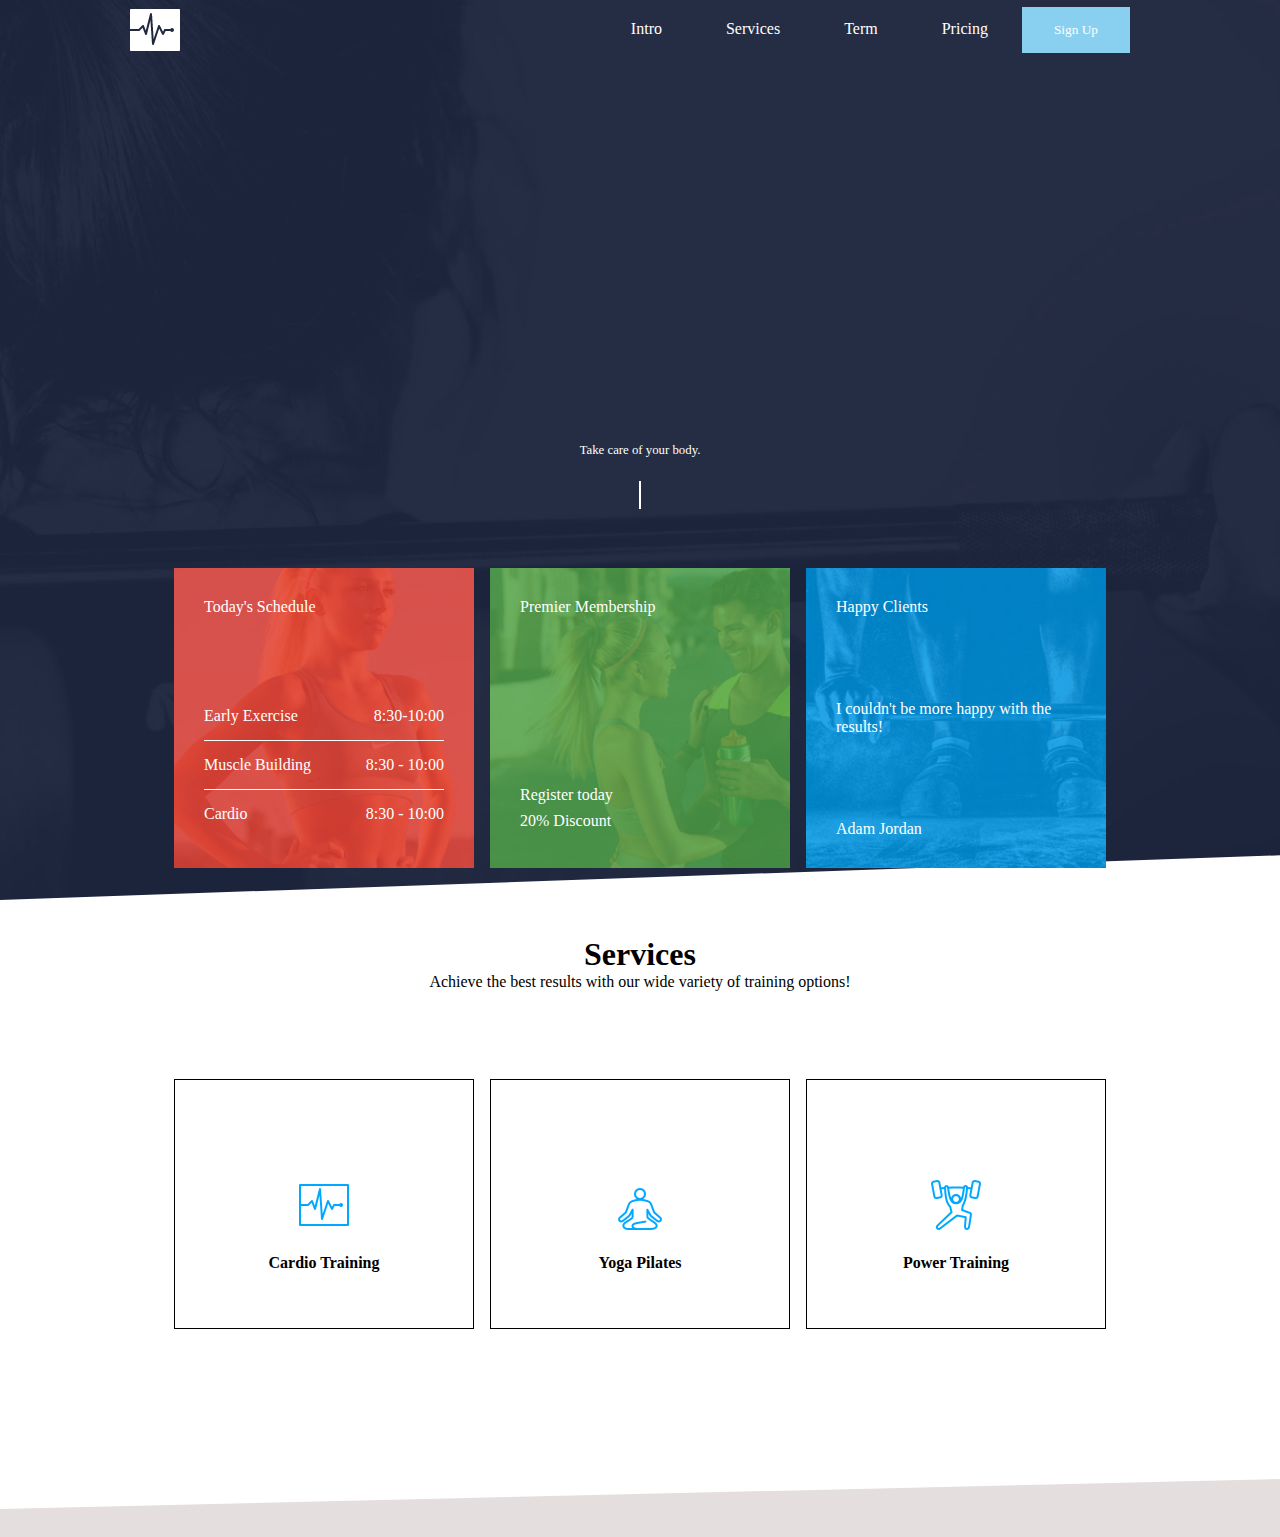
<file: index.html>
<!DOCTYPE html>
<html lang="en">
<head>
    <meta charset="UTF-8">
    <meta http-equiv="X-UA-Compatible" content="IE=edge">
    <meta name="viewport" content="width=device-width, initial-scale=1.0">
    <title>index</title>
    <link rel="stylesheet" href="header.css">
    <link rel="stylesheet" href="intro.css">
    <link rel="stylesheet" href="service.css">
    <link rel="stylesheet" href="footer.css">
    

</head>
<body>

<!-- landing page -->
    <header class="header">

        <nav id="navbar">
            <img src="/Assets/logo.png" alt="logo"  class="logo" id="logo">
            <ul id="menu">
                <li><a href="#"  id="list">Intro</a></li>
                <li><a href="#"  id="list">Services</a></li>
                <li><a href="#"  id="list">Term</a></li>
                <li><a href="#"  id="list">Pricing</a></li>
                <li><button class="button" id="button">Sign Up</button></li>
                <span id="arrow" onclick="hamburger()">&#8593;</span>
            </ul>
            <span onclick="hamburger()" id="ham">&#9776</span>
        </nav>
          
    </header>
            <div id="bg-img">
            <div class="header-img"></div>
              <div class="textonimage">
                <p>Take care of your body.</p>
                <h1 id="para">It's the only place you have to live.</h1>
              </div>
            </div>
   

<!-- intro page -->
    <section class="container" >
           <div class="cards">
                  <div class="card-title">Today's Schedule</div>
                  <div class="card1-body">
                      <div>
                          <span>Early Exercise</span>
                          <span>8:30-10:00</span>
                      </div>
                      <div>
                        <span>Muscle Building</span>
                        <span>8:30 - 10:00</span>
                      </div>
                      <div>
                        <span>Cardio</span>
                        <span>8:30 - 10:00</span>
                      </div>
                  </div>
               
           </div>
   
           <div class="cards">
               <div class="card-title">Premier Membership</div>
               <div class="card2-body">
                   <div>Register today</div>
                   <div>20% Discount</div>
               </div>
           </div>
             
   
           <div class="cards">
               
               <div class="card-title">Happy Clients</div>
               <div>
                   I couldn't be more happy with the results!
               </div>
               <div>Adam Jordan</div>
           </div>
       </div>
    </section> 
 

<!-- service section -->
<div class="services">
      <h1 style="text-align: center;">Services</h1>
      <p id="tag-line" style="text-align: center;">Achieve the best results with our wide variety of training options!</p>
    
      <div class="ser-cards">
        <div class="ser-card" >
            <div>
                <img src="/Assets/icons/heart-blue.png" alt="cardio" >
                <div>Cardio Training</div>
                <p>Lorem ipsum dolor sit amet consectetur, adipisicing elit. Amet fugit dolore harum autem deleniti, tempora tenetur obcaecati laboriosam ratione voluptatibus quas pariatur temporibus.</p>
            </div>
            
        </div>
        <div class="ser-card">
            <div>
                 <img src="/Assets/icons/guru-blue.png" alt="yoga">
                 <div>Yoga Pilates</div>
                 <p>Lorem ipsum dolor sit amet consectetur adipisicing elit. Vel sed soluta doloribus dolor dolorem, hic delectus numquam quam fuga reprehenderit.</p>
            </div>
        </div>
        
        <div class="ser-card" >
          <div>
               <img src="/Assets/icons/weight-blue.png" alt="power">
               <div>Power Training</div>
               <p>Lorem ipsum dolor sit amet consectetur adipisicing elit. Quod accusantium asperiores, alias facilis sed cum non a enim.</p>
          </div>          
        </div>
    </div>
</div>

    

<!-- footer area -->
    <div class="footer1">
        <!-- <h1>FOOTER</h1> -->
    </div>
    
 <!-- script for sticky navbar -->
    <script>
        window.onscroll = function() {myFunction()};
        
        var navbar = document.getElementById("navbar");
        var logo = document.getElementById("logo");
        var list = document.getElementById("list");
        var sticky = navbar.offsetTop;
         function myFunction() {
          if (window.pageYOffset > sticky) {
            navbar.classList.add("sticky");
            logo.src="Assets/logo-active.png"

          } 
          else {
            navbar.classList.remove("sticky");
            
          }
        }

        function hamburger(){
            var x = document.getElementById("menu");

            if(x.style.display == "block"){
                x.style.display = "none"; 
                navbar.classList.remove("sticky");
      
            
            }
           
            else{
                x.style.display = "block"
            }
        }

 
        

      </script>
          

    


</body>
</html>
</file>
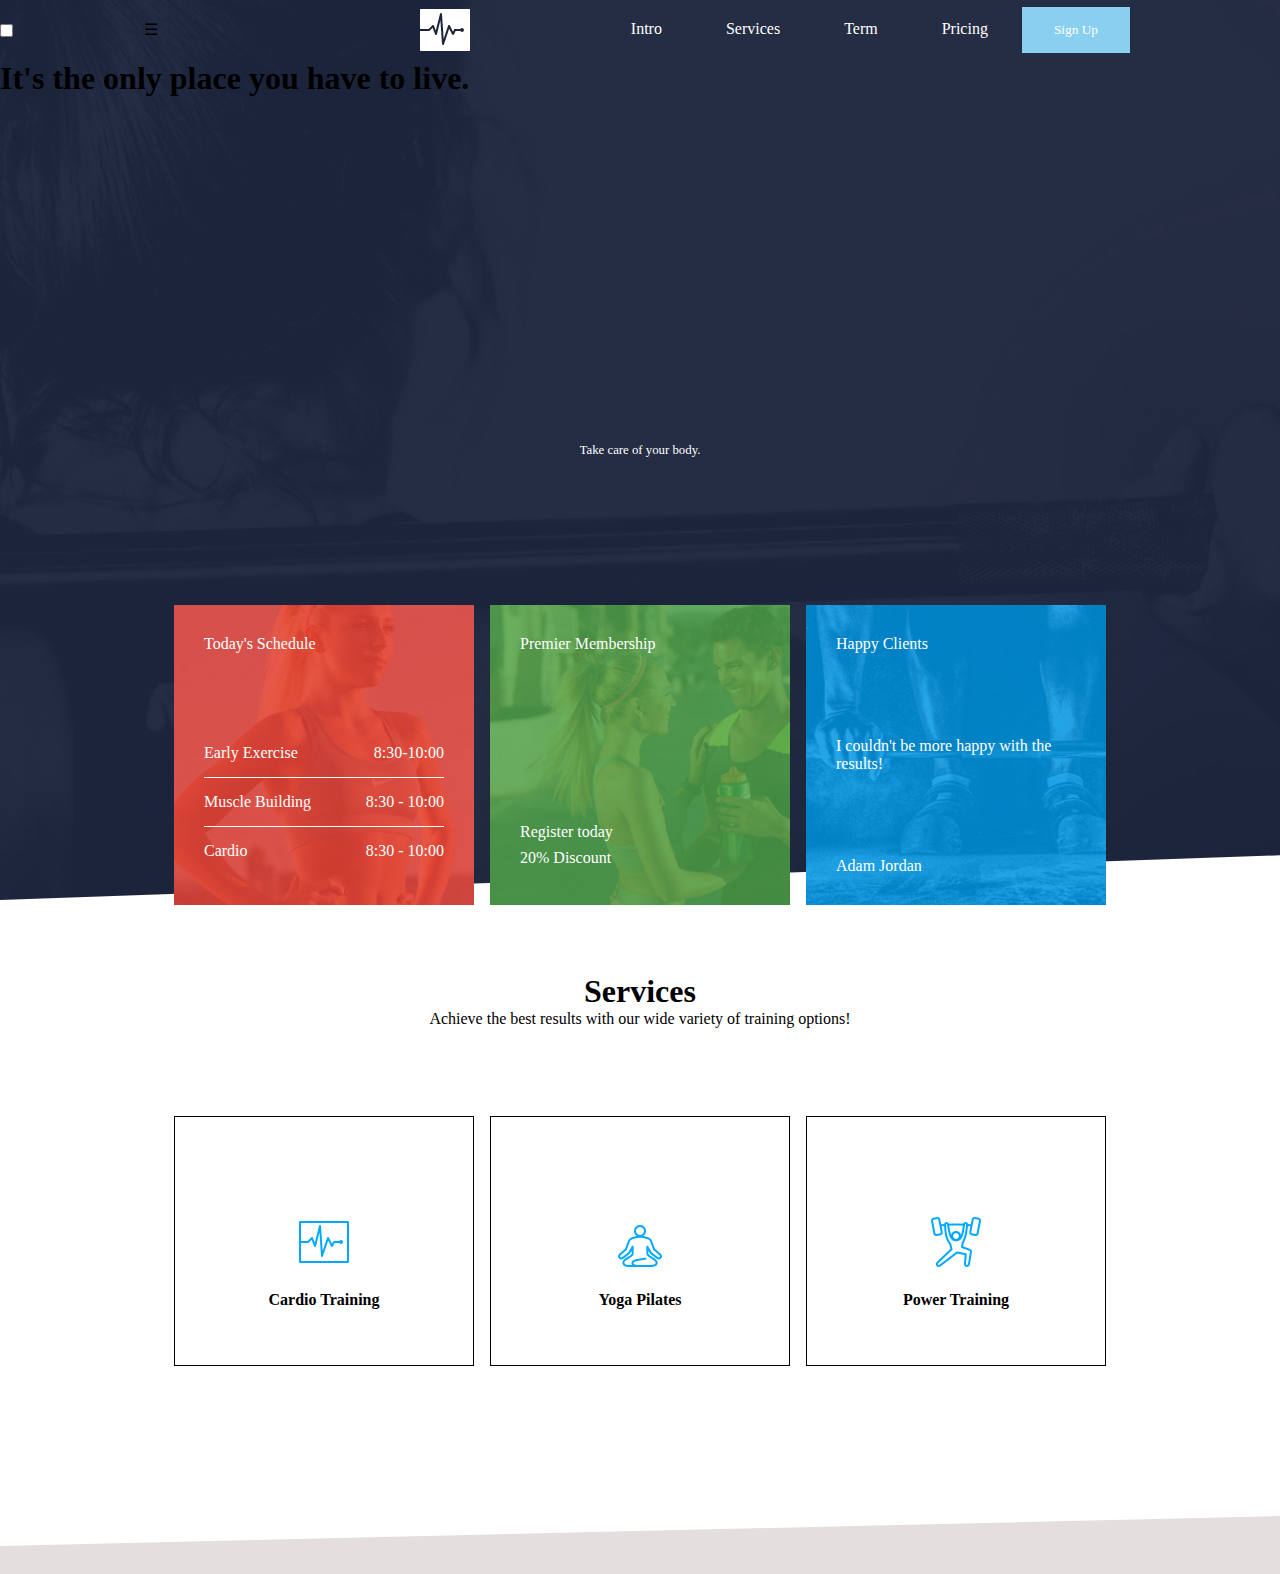
<file: index1.html>
<!DOCTYPE html>
<html lang="en">
<head>
    <meta charset="UTF-8">
    <meta http-equiv="X-UA-Compatible" content="IE=edge">
    <meta name="viewport" content="width=device-width, initial-scale=1.0">
    <title>index</title>
    <link rel="stylesheet" href="header.css">
    <link rel="stylesheet" href="intro.css">
    <link rel="stylesheet" href="service.css">
    <link rel="stylesheet" href="footer.css">
    

</head>
<body>

<!-- landing page -->
    <header>
        <nav id="navbar">
            <input type="checkbox" id="check">
            <label for="checkbox_toggle" class="hamburger">&#9776;</label>
            
            <img src="/Assets/logo.png" alt="logo"  class="logo" id="nav-img"> 
            <ul>
                <li><a href="#">Intro</a></li>
                <li><a href="#">Services</a></li>
                <li><a href="#">Term</a></li>
                <li><a href="#">Pricing</a></li>
                <button class="button">Sign Up</button>
            </ul>
        </nav>
            <div>
                <div class="header-img"></div>
              <div class="textonimage">
                <p>Take care of your body.</p>
                <h1>It's the only place you have to live.</h1>
              </div>
            </div>
    </header>

<!-- intro page -->
    <section class="container" >
           <div class="cards">
                  <div class="card-title">Today's Schedule</div>
                  <div class="card1-body">
                      <div>
                          <span>Early Exercise</span>
                          <span>8:30-10:00</span>
                      </div>
                      <div>
                        <span>Muscle Building</span>
                        <span>8:30 - 10:00</span>
                      </div>
                      <div>
                        <span>Cardio</span>
                        <span>8:30 - 10:00</span>
                      </div>
                  </div>
               
           </div>
   
           <div class="cards">
               <div class="card-title">Premier Membership</div>
               <div class="card2-body">
                   <div>Register today</div>
                   <div>20% Discount</div>
               </div>
           </div>
             
   
           <div class="cards">
               
               <div class="card-title">Happy Clients</div>
               <div>
                   I couldn't be more happy with the results!
               </div>
               <div>Adam Jordan</div>
           </div>
       </div>
    </section> 
 

<!-- service section -->
    <div class="services">
      <h1 style="text-align: center;">Services</h1>
      <p id="tag-line" style="text-align: center;">Achieve the best results with our wide variety of training options!</p>
    
      <div class="ser-cards">
        <div class="ser-card" >
            <div>
                <img src="/Assets/icons/heart-blue.png" alt="cardio" >
                <div>Cardio Training</div>
                <p>Lorem ipsum dolor sit amet consectetur, adipisicing elit. Amet fugit dolore harum autem deleniti, tempora tenetur obcaecati laboriosam ratione voluptatibus quas pariatur temporibus.</p>
            </div>
            
        </div>
        <div class="ser-card">
            <div>
                 <img src="/Assets/icons/guru-blue.png" alt="yoga">
                 <div>Yoga Pilates</div>
                 <p>Lorem ipsum dolor sit amet consectetur adipisicing elit. Vel sed soluta doloribus dolor dolorem, hic delectus numquam quam fuga reprehenderit.</p>
            </div>
        </div>
        
        <div class="ser-card" >
          <div>
               <img src="/Assets/icons/weight-blue.png" alt="power">
               <div>Power Training</div>
               <p>Lorem ipsum dolor sit amet consectetur adipisicing elit. Quod accusantium asperiores, alias facilis sed cum non a enim.</p>
          </div>          
        </div>
    </div>

    

<!-- footer area -->
    <div class="footer1">
        <!-- <h1>FOOTER</h1> -->
    </div>
    
 <!-- script for sticky navbar -->
    <script>
        window.onscroll = function() {myFunction()};
        
        var navbar = document.getElementById("navbar");
        var sticky = navbar.offsetTop;
         function myFunction() {
          if (window.pageYOffset >= sticky) {
            navbar.classList.add("sticky")
          } else {
            navbar.classList.remove("sticky");
          }
        }
        </script> 
    


</body>
</html>
</file>
<file: header.css>
*{
  margin:0;
  padding:0;
  font-family:verdana;
  box-sizing: border-box;
  
}




  /* background-image */
    .header-img{
      width:100%;
      height:100vh;
      background-image: url(/Assets/header.jpg);
      background-size: cover;
      background-repeat: no-repeat;
      background-position: center;
      position:absolute;
      transform: skewY(-2deg);
      transform-origin: left;
      z-index: -1;
      top:0;
      left:0;
      }

    /* signup button */
    .button{
      border: none;
      background-color: #89CFF0;
      padding: 15px 32px;
      color: white;

}
      
  /* navigation-bar */
    nav{
      width: 100%;
      height: 60px;
      line-height: 40px;
      display: flex;
      justify-content: space-between;
      top:0;
      align-items: center;
     
    }
    nav ul{
       margin-right: 150px;
      /* margin-top: 30px;  */
      position: relative;
      
    }
    nav ul li{
      list-style-type: none;
      display: inline-block;
    }
    nav ul li a:hover{
      color:#088;
    }
    nav ul li a{
      text-decoration: none;
      color: #fff;
      padding: 0px 30px;
     
    }
    
    /* logo image on navbar */
     .logo{
      margin-left: 130px;
      
   }

  
    /* text on background image */
   .textonimage p {
      position: absolute;
      top: 50%;
      left: 50%;
      transform: translate(-50%, -50%);
      color: #fff;
      overflow: hidden;
      font-size: 0.8rem;
     
    }
     .textonimage  #para{
      position: absolute;
      top: 55%;
      left: 50%;
      transform: translate(-50%, -50%);
      color: #fff;
      overflow: hidden;
      font-size: 25px;
      /* font-size: 1rem; */
      
      } 

    /* for automatic type writting */ 
  .textonimage #para{
      position: absolute;
      width: 0ch;
      overflow: hidden;
      white-space: nowrap;
      animation-name: text;
      animation-duration: 6s;
      animation: typewriter 4s steps(30) 0s 1 normal forwards, blinkTextCursor 500ms steps(30) infinite normal;
      border-right: 2px solid white;

  }

    /* for sticky navbar */
    .sticky {
      position: fixed;
      background-color: white;
      top: 0;
      width: 100%;
      color: black; 
      z-index: 1;
}

    .sticky #list {
      color: #000;
    }
  #ham{
    font-size: 28px;
    color: white;
    cursor: pointer;
    display: none;

  }
  .sticky #ham{
    color: black;
  }
 
  #arrow{
    display: none;

  }





  /* for automatic type writting */
  @keyframes typewriter{
    from{width: 0;}
    to{width: 500px;}
  }
  @keyframes blinkTextCursor{
    from{border-right-color: rgba(255,255,255,.75);}
    to{border-right-color: transparent;}
  }
  
 
  
  @media only screen and (max-width:360px){
    .logo{
      margin-left: 20px;
    }
    
    nav ul{
      width: 360px;
      height: 100vh; 
      background-color: white;
      margin-top: 680px;
      display: none;
      text-align: center;
      left:0px;
      z-index: 1;
      position: fixed;
      /* margin: 0;
      padding: 0;
      overflow: auto;
      justify-content: center;
    align-items: center; */
}
    nav ul li{
      display: block;
      line-height:0px;
      margin-top: 80px;
      
     
 }
    nav ul li a{
      color: black;
}
    .sticky #list {
      display: none;
    }
    .sticky #button {
      display: none;
    }
 
 
  .textonimage #para{
    top: 55%;
    left: 50%;
    font-size: 16px;
    /* transform: translate(-20%, -30%); */
   
  }
  .textonimage #para{
    position: absolute;
    width: 0ch;
    overflow: hidden;
    white-space: nowrap;
    animation-name: text;
    animation-duration: 6s;
    animation: typewriter 4s steps(30) 0s 1 normal forwards, blinkTextCursor 500ms steps(30) infinite normal;
    border-right: 2px solid white;
}

  #ham{
    display: block;
}
  #arrow{
    color:white;
    background-color: #89CFF0;
    padding:10px ;
    margin-top: 240px;
    display: block;
    font-size: 30px;
    overflow: hidden;
    bottom:0;
    
  }

@keyframes typewriter{
  from{width: 0;}
  to{width: 320px;}
}


  }
</file>
<file: intro.css>
.container{
    display:flex;
    justify-content: center;
    align-items: center;
    width:auto;
    color:white;
    margin-top: 500px;
    flex-wrap:wrap;
   
}
.cards{
   margin: 8px;
   width:300px;
   height: 300px;
   padding:30px;
}
.cards:nth-child(1){
    background: url(/Assets/table-1.jpg);
    background-repeat: no-repeat;
    background-position: center;
    background-size: cover;
    display: flex;
    flex-direction: column;
    justify-content: space-between;
}
.cards:nth-child(1) .card1-body > div{
    border-bottom: 1px solid white;
    display: flex;
    padding: 15px 0;
    justify-content: space-between;
    align-items: center;
}
.cards:nth-child(1) .card1-body > div:last-child{
    border-bottom: none;

}
.cards:nth-child(2){
    background: url(/Assets/table-2.jpg);
    background-repeat: no-repeat;
    background-position: center;
    background-size: cover;
    display: flex;
    flex-direction: column;
    justify-content: space-between;
}
.cards:nth-child(2) .card2-body > div{
    margin-bottom: 8px;
}
.cards:nth-child(3){
    background: url(/Assets/table-3.jpg);
    background-repeat: no-repeat;
    background-position: center;
    background-size: cover;
    display: flex;
    flex-direction: column;
    justify-content: space-between;
}

@media only screen and (max-width: 360px){
 .container .cards{
     flex-direction: column;
     /* margin:10px; */
 }

}
</file>
<file: service.css>
.services{
    margin-top: 60px;
    text-align: center;
    font-size: 1rem;
    z-index: -1;
}

.services .ser-cards{
    margin-top: 80px;
    display:flex;
    justify-content: center;
    align-items: center;
    width:auto;
    color:white;
    
}
 .services .ser-cards .ser-card{
    background-color: white;
    width: 300px;
    margin:8px;
    height: 250px;
    border: 0.1px solid black;
    z-index: 0;
    
}


.ser-card > div img {
    margin-top: 100px;
    width: 50px;
    height: 50px;  
    transition: 1s ease-in-out;
  } 

  .ser-card > div div {
    margin: 20px 0;
    font-weight: bolder;
    color:black;
  }
  .ser-card > div p{
      display: none;
  }

  .services .ser-cards .ser-card:hover {
      cursor:pointer;
      border-color:  #088;
      z-index:1;
  }
  .services .ser-cards .ser-card:hover > div img{
      margin-top: -30px;
      background-color: #fff;
      transform: translate(0, -5px);
      transform: scale(1.2);

  }

  .services .ser-cards .ser-card:hover > div p{
      display:block;
      color: black;
      /* transition: paragraph 0.5s ease-in-out; */
      animation: fadeInAnimation ease 1s;
      animation-iteration-count: 1;
      animation-fill-mode: forwards;
      
  }
  @keyframes fadeInAnimation {
    0% {
        opacity: 0;
    }
    100% {
        opacity: 1;
    }
  }
 
  @media only screen and (max-width:360px){
    .services .ser-cards {
        flex-direction: column;
    }
    .services p{
        text-align:start;
    }
    .services tag-line{
        text-align: start;
    }
  }
</file>
<file: footer.css>
.footer1{
margin:0px;
height: 200px;
clip-path: polygon(0 86%, 100% 71%, 100% 100%, 0% 100%);
background-color: rgb(228, 222, 222);
}

@media only screen and (max-width:360px){
    .footer1{
        display:none;
    }
}
</file>
